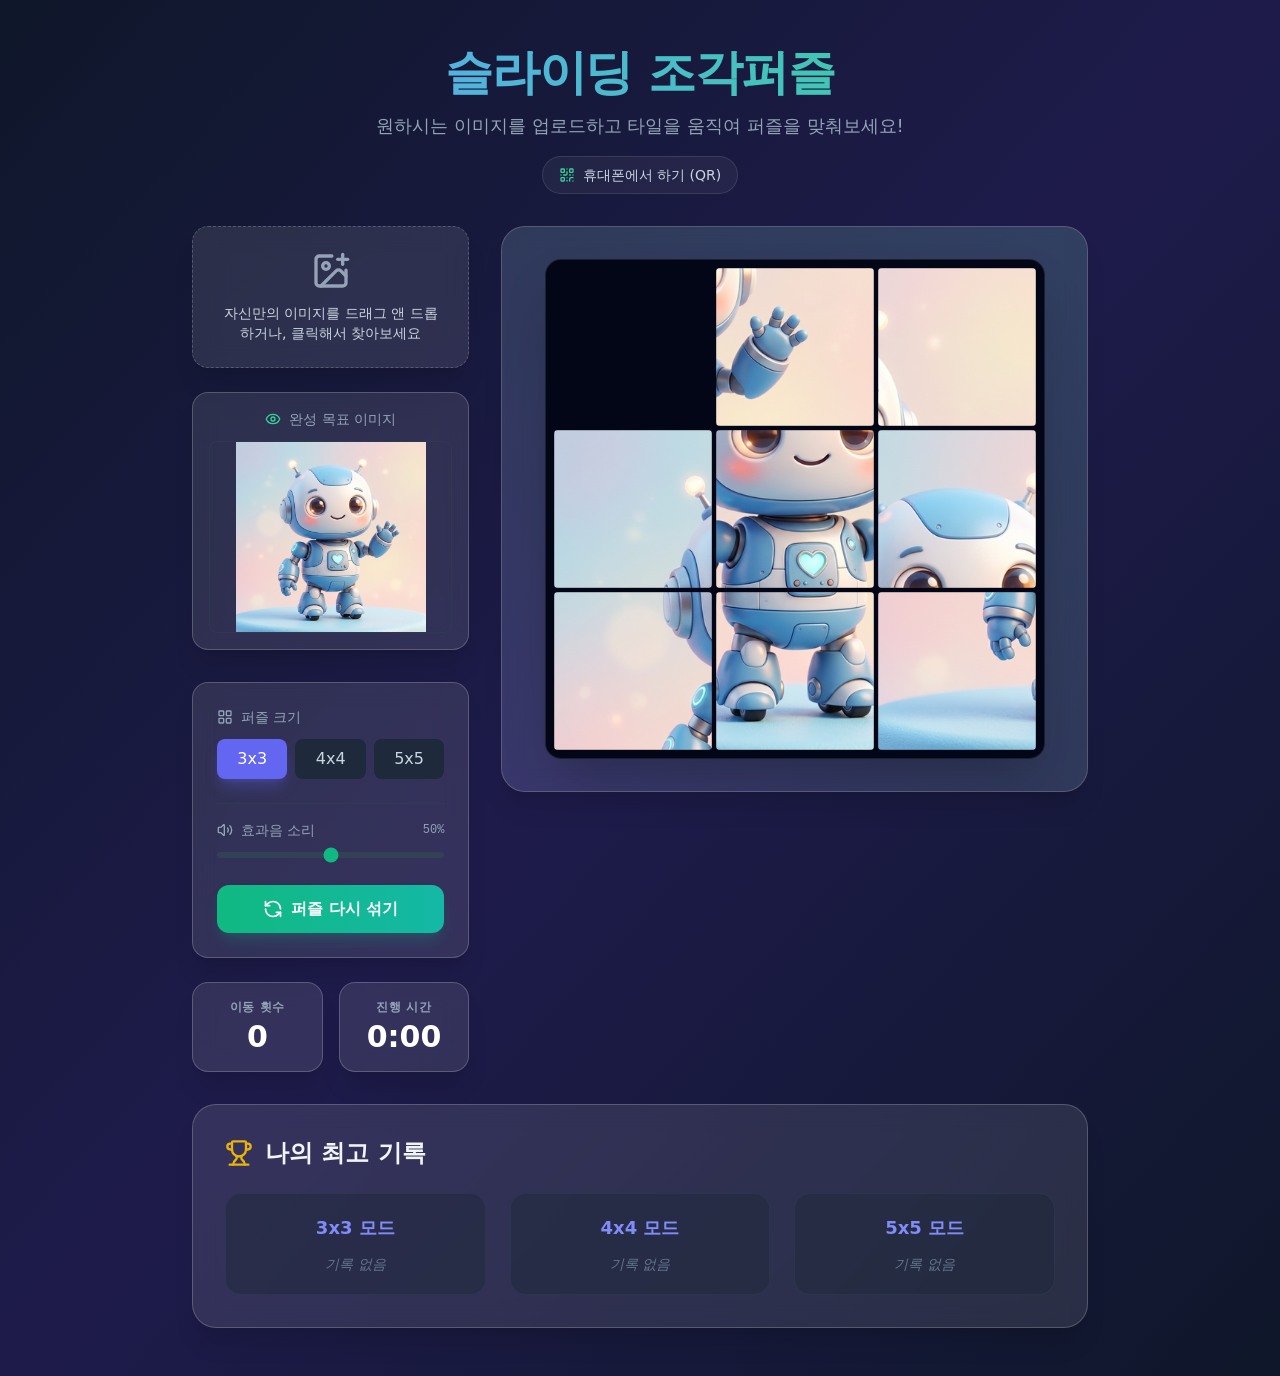
<file: index.html>
<!doctype html>
<html lang="en">
  <head>
    <meta charset="UTF-8" />
    <link rel="icon" type="image/svg+xml" href="./vite.svg" />
    <meta name="viewport" content="width=device-width, initial-scale=1.0" />
    <title>슬라이딩 조각퍼즐</title>
    <script type="module" crossorigin src="./assets/index-Cjv5yPvU.js"></script>
    <link rel="stylesheet" crossorigin href="./assets/index-DFXl44lN.css">
  </head>
  <body>
    <div id="root"></div>
  </body>
</html>
</file>
<file: assets/index-DFXl44lN.css>
*,:before,:after{--tw-border-spacing-x: 0;--tw-border-spacing-y: 0;--tw-translate-x: 0;--tw-translate-y: 0;--tw-rotate: 0;--tw-skew-x: 0;--tw-skew-y: 0;--tw-scale-x: 1;--tw-scale-y: 1;--tw-pan-x: ;--tw-pan-y: ;--tw-pinch-zoom: ;--tw-scroll-snap-strictness: proximity;--tw-gradient-from-position: ;--tw-gradient-via-position: ;--tw-gradient-to-position: ;--tw-ordinal: ;--tw-slashed-zero: ;--tw-numeric-figure: ;--tw-numeric-spacing: ;--tw-numeric-fraction: ;--tw-ring-inset: ;--tw-ring-offset-width: 0px;--tw-ring-offset-color: #fff;--tw-ring-color: rgb(59 130 246 / .5);--tw-ring-offset-shadow: 0 0 #0000;--tw-ring-shadow: 0 0 #0000;--tw-shadow: 0 0 #0000;--tw-shadow-colored: 0 0 #0000;--tw-blur: ;--tw-brightness: ;--tw-contrast: ;--tw-grayscale: ;--tw-hue-rotate: ;--tw-invert: ;--tw-saturate: ;--tw-sepia: ;--tw-drop-shadow: ;--tw-backdrop-blur: ;--tw-backdrop-brightness: ;--tw-backdrop-contrast: ;--tw-backdrop-grayscale: ;--tw-backdrop-hue-rotate: ;--tw-backdrop-invert: ;--tw-backdrop-opacity: ;--tw-backdrop-saturate: ;--tw-backdrop-sepia: ;--tw-contain-size: ;--tw-contain-layout: ;--tw-contain-paint: ;--tw-contain-style: }::backdrop{--tw-border-spacing-x: 0;--tw-border-spacing-y: 0;--tw-translate-x: 0;--tw-translate-y: 0;--tw-rotate: 0;--tw-skew-x: 0;--tw-skew-y: 0;--tw-scale-x: 1;--tw-scale-y: 1;--tw-pan-x: ;--tw-pan-y: ;--tw-pinch-zoom: ;--tw-scroll-snap-strictness: proximity;--tw-gradient-from-position: ;--tw-gradient-via-position: ;--tw-gradient-to-position: ;--tw-ordinal: ;--tw-slashed-zero: ;--tw-numeric-figure: ;--tw-numeric-spacing: ;--tw-numeric-fraction: ;--tw-ring-inset: ;--tw-ring-offset-width: 0px;--tw-ring-offset-color: #fff;--tw-ring-color: rgb(59 130 246 / .5);--tw-ring-offset-shadow: 0 0 #0000;--tw-ring-shadow: 0 0 #0000;--tw-shadow: 0 0 #0000;--tw-shadow-colored: 0 0 #0000;--tw-blur: ;--tw-brightness: ;--tw-contrast: ;--tw-grayscale: ;--tw-hue-rotate: ;--tw-invert: ;--tw-saturate: ;--tw-sepia: ;--tw-drop-shadow: ;--tw-backdrop-blur: ;--tw-backdrop-brightness: ;--tw-backdrop-contrast: ;--tw-backdrop-grayscale: ;--tw-backdrop-hue-rotate: ;--tw-backdrop-invert: ;--tw-backdrop-opacity: ;--tw-backdrop-saturate: ;--tw-backdrop-sepia: ;--tw-contain-size: ;--tw-contain-layout: ;--tw-contain-paint: ;--tw-contain-style: }*,:before,:after{box-sizing:border-box;border-width:0;border-style:solid;border-color:#e5e7eb}:before,:after{--tw-content: ""}html,:host{line-height:1.5;-webkit-text-size-adjust:100%;-moz-tab-size:4;-o-tab-size:4;tab-size:4;font-family:ui-sans-serif,system-ui,sans-serif,"Apple Color Emoji","Segoe UI Emoji",Segoe UI Symbol,"Noto Color Emoji";font-feature-settings:normal;font-variation-settings:normal;-webkit-tap-highlight-color:transparent}body{margin:0;line-height:inherit}hr{height:0;color:inherit;border-top-width:1px}abbr:where([title]){-webkit-text-decoration:underline dotted;text-decoration:underline dotted}h1,h2,h3,h4,h5,h6{font-size:inherit;font-weight:inherit}a{color:inherit;text-decoration:inherit}b,strong{font-weight:bolder}code,kbd,samp,pre{font-family:ui-monospace,SFMono-Regular,Menlo,Monaco,Consolas,Liberation Mono,Courier New,monospace;font-feature-settings:normal;font-variation-settings:normal;font-size:1em}small{font-size:80%}sub,sup{font-size:75%;line-height:0;position:relative;vertical-align:baseline}sub{bottom:-.25em}sup{top:-.5em}table{text-indent:0;border-color:inherit;border-collapse:collapse}button,input,optgroup,select,textarea{font-family:inherit;font-feature-settings:inherit;font-variation-settings:inherit;font-size:100%;font-weight:inherit;line-height:inherit;letter-spacing:inherit;color:inherit;margin:0;padding:0}button,select{text-transform:none}button,input:where([type=button]),input:where([type=reset]),input:where([type=submit]){-webkit-appearance:button;background-color:transparent;background-image:none}:-moz-focusring{outline:auto}:-moz-ui-invalid{box-shadow:none}progress{vertical-align:baseline}::-webkit-inner-spin-button,::-webkit-outer-spin-button{height:auto}[type=search]{-webkit-appearance:textfield;outline-offset:-2px}::-webkit-search-decoration{-webkit-appearance:none}::-webkit-file-upload-button{-webkit-appearance:button;font:inherit}summary{display:list-item}blockquote,dl,dd,h1,h2,h3,h4,h5,h6,hr,figure,p,pre{margin:0}fieldset{margin:0;padding:0}legend{padding:0}ol,ul,menu{list-style:none;margin:0;padding:0}dialog{padding:0}textarea{resize:vertical}input::-moz-placeholder,textarea::-moz-placeholder{opacity:1;color:#9ca3af}input::placeholder,textarea::placeholder{opacity:1;color:#9ca3af}button,[role=button]{cursor:pointer}:disabled{cursor:default}img,svg,video,canvas,audio,iframe,embed,object{display:block;vertical-align:middle}img,video{max-width:100%;height:auto}[hidden]:where(:not([hidden=until-found])){display:none}body{min-height:100vh;--tw-bg-opacity: 1;background-color:rgb(15 23 42 / var(--tw-bg-opacity, 1));font-family:ui-sans-serif,system-ui,sans-serif,"Apple Color Emoji","Segoe UI Emoji",Segoe UI Symbol,"Noto Color Emoji";--tw-text-opacity: 1;color:rgb(241 245 249 / var(--tw-text-opacity, 1));-webkit-font-smoothing:antialiased;-moz-osx-font-smoothing:grayscale}.pointer-events-none{pointer-events:none}.fixed{position:fixed}.absolute{position:absolute}.relative{position:relative}.inset-0{inset:0}.right-4{right:1rem}.right-full{right:100%}.top-0{top:0}.top-4{top:1rem}.z-10{z-index:10}.z-50{z-index:50}.z-\[100\]{z-index:100}.order-1{order:1}.order-2{order:2}.order-3{order:3}.order-4{order:4}.mx-auto{margin-left:auto;margin-right:auto}.mb-1{margin-bottom:.25rem}.mb-2{margin-bottom:.5rem}.mb-3{margin-bottom:.75rem}.mb-4{margin-bottom:1rem}.mb-6{margin-bottom:1.5rem}.mr-4{margin-right:1rem}.flex{display:flex}.grid{display:grid}.h-1\.5{height:.375rem}.h-10{height:2.5rem}.h-16{height:4rem}.h-4{height:1rem}.h-48{height:12rem}.h-5{height:1.25rem}.h-6{height:1.5rem}.h-64{height:16rem}.h-7{height:1.75rem}.h-8{height:2rem}.h-auto{height:auto}.h-full{height:100%}.max-h-48{max-height:12rem}.min-h-\[500px\]{min-height:500px}.min-h-screen{min-height:100vh}.w-10{width:2.5rem}.w-16{width:4rem}.w-4{width:1rem}.w-48{width:12rem}.w-5{width:1.25rem}.w-6{width:1.5rem}.w-64{width:16rem}.w-7{width:1.75rem}.w-8{width:2rem}.w-full{width:100%}.max-w-4xl{max-width:56rem}.max-w-\[5rem\]{max-width:5rem}.max-w-sm{max-width:24rem}.cursor-default{cursor:default}.cursor-pointer{cursor:pointer}.select-none{-webkit-user-select:none;-moz-user-select:none;user-select:none}.appearance-none{-webkit-appearance:none;-moz-appearance:none;appearance:none}.grid-cols-1{grid-template-columns:repeat(1,minmax(0,1fr))}.grid-cols-2{grid-template-columns:repeat(2,minmax(0,1fr))}.grid-cols-3{grid-template-columns:repeat(3,minmax(0,1fr))}.flex-col{flex-direction:column}.items-start{align-items:flex-start}.items-center{align-items:center}.justify-center{justify-content:center}.justify-between{justify-content:space-between}.gap-2{gap:.5rem}.gap-3{gap:.75rem}.gap-4{gap:1rem}.gap-6{gap:1.5rem}.gap-8{gap:2rem}.space-y-1>:not([hidden])~:not([hidden]){--tw-space-y-reverse: 0;margin-top:calc(.25rem * calc(1 - var(--tw-space-y-reverse)));margin-bottom:calc(.25rem * var(--tw-space-y-reverse))}.space-y-3>:not([hidden])~:not([hidden]){--tw-space-y-reverse: 0;margin-top:calc(.75rem * calc(1 - var(--tw-space-y-reverse)));margin-bottom:calc(.75rem * var(--tw-space-y-reverse))}.space-y-4>:not([hidden])~:not([hidden]){--tw-space-y-reverse: 0;margin-top:calc(1rem * calc(1 - var(--tw-space-y-reverse)));margin-bottom:calc(1rem * var(--tw-space-y-reverse))}.space-y-6>:not([hidden])~:not([hidden]){--tw-space-y-reverse: 0;margin-top:calc(1.5rem * calc(1 - var(--tw-space-y-reverse)));margin-bottom:calc(1.5rem * var(--tw-space-y-reverse))}.space-y-8>:not([hidden])~:not([hidden]){--tw-space-y-reverse: 0;margin-top:calc(2rem * calc(1 - var(--tw-space-y-reverse)));margin-bottom:calc(2rem * var(--tw-space-y-reverse))}.overflow-hidden{overflow:hidden}.truncate{overflow:hidden;text-overflow:ellipsis;white-space:nowrap}.break-keep{word-break:keep-all}.rounded-2xl{border-radius:1rem}.rounded-3xl{border-radius:1.5rem}.rounded-\[4px\]{border-radius:4px}.rounded-full{border-radius:9999px}.rounded-lg{border-radius:.5rem}.rounded-xl{border-radius:.75rem}.border{border-width:1px}.border-2{border-width:2px}.border-t{border-top-width:1px}.border-dashed{border-style:dashed}.border-black\/20{border-color:#0003}.border-emerald-400{--tw-border-opacity: 1;border-color:rgb(52 211 153 / var(--tw-border-opacity, 1))}.border-slate-700{--tw-border-opacity: 1;border-color:rgb(51 65 85 / var(--tw-border-opacity, 1))}.border-slate-700\/50{border-color:#33415580}.border-white\/10{border-color:#ffffff1a}.bg-emerald-500\/10{background-color:#10b9811a}.bg-emerald-500\/20{background-color:#10b98133}.bg-indigo-500{--tw-bg-opacity: 1;background-color:rgb(99 102 241 / var(--tw-bg-opacity, 1))}.bg-slate-700{--tw-bg-opacity: 1;background-color:rgb(51 65 85 / var(--tw-bg-opacity, 1))}.bg-slate-800{--tw-bg-opacity: 1;background-color:rgb(30 41 59 / var(--tw-bg-opacity, 1))}.bg-slate-800\/50{background-color:#1e293b80}.bg-slate-900{--tw-bg-opacity: 1;background-color:rgb(15 23 42 / var(--tw-bg-opacity, 1))}.bg-slate-900\/60{background-color:#0f172a99}.bg-slate-950{--tw-bg-opacity: 1;background-color:rgb(2 6 23 / var(--tw-bg-opacity, 1))}.bg-slate-950\/80{background-color:#020617cc}.bg-white{--tw-bg-opacity: 1;background-color:rgb(255 255 255 / var(--tw-bg-opacity, 1))}.bg-white\/5{background-color:#ffffff0d}.bg-gradient-to-br{background-image:linear-gradient(to bottom right,var(--tw-gradient-stops))}.bg-gradient-to-r{background-image:linear-gradient(to right,var(--tw-gradient-stops))}.bg-gradient-to-tr{background-image:linear-gradient(to top right,var(--tw-gradient-stops))}.from-blue-400{--tw-gradient-from: #60a5fa var(--tw-gradient-from-position);--tw-gradient-to: rgb(96 165 250 / 0) var(--tw-gradient-to-position);--tw-gradient-stops: var(--tw-gradient-from), var(--tw-gradient-to)}.from-emerald-400{--tw-gradient-from: #34d399 var(--tw-gradient-from-position);--tw-gradient-to: rgb(52 211 153 / 0) var(--tw-gradient-to-position);--tw-gradient-stops: var(--tw-gradient-from), var(--tw-gradient-to)}.from-emerald-500{--tw-gradient-from: #10b981 var(--tw-gradient-from-position);--tw-gradient-to: rgb(16 185 129 / 0) var(--tw-gradient-to-position);--tw-gradient-stops: var(--tw-gradient-from), var(--tw-gradient-to)}.from-indigo-500\/10{--tw-gradient-from: rgb(99 102 241 / .1) var(--tw-gradient-from-position);--tw-gradient-to: rgb(99 102 241 / 0) var(--tw-gradient-to-position);--tw-gradient-stops: var(--tw-gradient-from), var(--tw-gradient-to)}.from-slate-900{--tw-gradient-from: #0f172a var(--tw-gradient-from-position);--tw-gradient-to: rgb(15 23 42 / 0) var(--tw-gradient-to-position);--tw-gradient-stops: var(--tw-gradient-from), var(--tw-gradient-to)}.via-indigo-950{--tw-gradient-to: rgb(30 27 75 / 0) var(--tw-gradient-to-position);--tw-gradient-stops: var(--tw-gradient-from), #1e1b4b var(--tw-gradient-via-position), var(--tw-gradient-to)}.to-emerald-400{--tw-gradient-to: #34d399 var(--tw-gradient-to-position)}.to-emerald-500\/10{--tw-gradient-to: rgb(16 185 129 / .1) var(--tw-gradient-to-position)}.to-slate-900{--tw-gradient-to: #0f172a var(--tw-gradient-to-position)}.to-teal-400{--tw-gradient-to: #2dd4bf var(--tw-gradient-to-position)}.to-teal-500{--tw-gradient-to: #14b8a6 var(--tw-gradient-to-position)}.bg-clip-text{-webkit-background-clip:text;background-clip:text}.object-contain{-o-object-fit:contain;object-fit:contain}.object-cover{-o-object-fit:cover;object-fit:cover}.p-2{padding:.5rem}.p-4{padding:1rem}.p-5{padding:1.25rem}.p-6{padding:1.5rem}.p-8{padding:2rem}.px-2{padding-left:.5rem;padding-right:.5rem}.px-4{padding-left:1rem;padding-right:1rem}.py-12{padding-top:3rem;padding-bottom:3rem}.py-2{padding-top:.5rem;padding-bottom:.5rem}.py-3{padding-top:.75rem;padding-bottom:.75rem}.pt-4{padding-top:1rem}.text-center{text-align:center}.font-mono{font-family:ui-monospace,SFMono-Regular,Menlo,Monaco,Consolas,Liberation Mono,Courier New,monospace}.text-2xl{font-size:1.5rem;line-height:2rem}.text-3xl{font-size:1.875rem;line-height:2.25rem}.text-4xl{font-size:2.25rem;line-height:2.5rem}.text-5xl{font-size:3rem;line-height:1}.text-lg{font-size:1.125rem;line-height:1.75rem}.text-sm{font-size:.875rem;line-height:1.25rem}.text-xl{font-size:1.25rem;line-height:1.75rem}.text-xs{font-size:.75rem;line-height:1rem}.font-bold{font-weight:700}.font-extrabold{font-weight:800}.font-medium{font-weight:500}.font-semibold{font-weight:600}.uppercase{text-transform:uppercase}.italic{font-style:italic}.tabular-nums{--tw-numeric-spacing: tabular-nums;font-variant-numeric:var(--tw-ordinal) var(--tw-slashed-zero) var(--tw-numeric-figure) var(--tw-numeric-spacing) var(--tw-numeric-fraction)}.tracking-tight{letter-spacing:-.025em}.tracking-wider{letter-spacing:.05em}.text-emerald-400{--tw-text-opacity: 1;color:rgb(52 211 153 / var(--tw-text-opacity, 1))}.text-indigo-400{--tw-text-opacity: 1;color:rgb(129 140 248 / var(--tw-text-opacity, 1))}.text-slate-100{--tw-text-opacity: 1;color:rgb(241 245 249 / var(--tw-text-opacity, 1))}.text-slate-300{--tw-text-opacity: 1;color:rgb(203 213 225 / var(--tw-text-opacity, 1))}.text-slate-400{--tw-text-opacity: 1;color:rgb(148 163 184 / var(--tw-text-opacity, 1))}.text-slate-500{--tw-text-opacity: 1;color:rgb(100 116 139 / var(--tw-text-opacity, 1))}.text-transparent{color:transparent}.text-white{--tw-text-opacity: 1;color:rgb(255 255 255 / var(--tw-text-opacity, 1))}.text-yellow-500{--tw-text-opacity: 1;color:rgb(234 179 8 / var(--tw-text-opacity, 1))}.accent-emerald-500{accent-color:#10b981}.opacity-0{opacity:0}.shadow-2xl{--tw-shadow: 0 25px 50px -12px rgb(0 0 0 / .25);--tw-shadow-colored: 0 25px 50px -12px var(--tw-shadow-color);box-shadow:var(--tw-ring-offset-shadow, 0 0 #0000),var(--tw-ring-shadow, 0 0 #0000),var(--tw-shadow)}.shadow-\[inset_0_1px_1px_rgba\(255\,255\,255\,0\.2\)\]{--tw-shadow: inset 0 1px 1px rgba(255,255,255,.2);--tw-shadow-colored: inset 0 1px 1px var(--tw-shadow-color);box-shadow:var(--tw-ring-offset-shadow, 0 0 #0000),var(--tw-ring-shadow, 0 0 #0000),var(--tw-shadow)}.shadow-inner{--tw-shadow: inset 0 2px 4px 0 rgb(0 0 0 / .05);--tw-shadow-colored: inset 0 2px 4px 0 var(--tw-shadow-color);box-shadow:var(--tw-ring-offset-shadow, 0 0 #0000),var(--tw-ring-shadow, 0 0 #0000),var(--tw-shadow)}.shadow-lg{--tw-shadow: 0 10px 15px -3px rgb(0 0 0 / .1), 0 4px 6px -4px rgb(0 0 0 / .1);--tw-shadow-colored: 0 10px 15px -3px var(--tw-shadow-color), 0 4px 6px -4px var(--tw-shadow-color);box-shadow:var(--tw-ring-offset-shadow, 0 0 #0000),var(--tw-ring-shadow, 0 0 #0000),var(--tw-shadow)}.shadow-emerald-500\/20{--tw-shadow-color: rgb(16 185 129 / .2);--tw-shadow: var(--tw-shadow-colored)}.shadow-indigo-500\/30{--tw-shadow-color: rgb(99 102 241 / .3);--tw-shadow: var(--tw-shadow-colored)}.ring-4{--tw-ring-offset-shadow: var(--tw-ring-inset) 0 0 0 var(--tw-ring-offset-width) var(--tw-ring-offset-color);--tw-ring-shadow: var(--tw-ring-inset) 0 0 0 calc(4px + var(--tw-ring-offset-width)) var(--tw-ring-color);box-shadow:var(--tw-ring-offset-shadow),var(--tw-ring-shadow),var(--tw-shadow, 0 0 #0000)}.ring-emerald-400\/50{--tw-ring-color: rgb(52 211 153 / .5)}.filter{filter:var(--tw-blur) var(--tw-brightness) var(--tw-contrast) var(--tw-grayscale) var(--tw-hue-rotate) var(--tw-invert) var(--tw-saturate) var(--tw-sepia) var(--tw-drop-shadow)}.backdrop-blur-md{--tw-backdrop-blur: blur(12px);-webkit-backdrop-filter:var(--tw-backdrop-blur) var(--tw-backdrop-brightness) var(--tw-backdrop-contrast) var(--tw-backdrop-grayscale) var(--tw-backdrop-hue-rotate) var(--tw-backdrop-invert) var(--tw-backdrop-opacity) var(--tw-backdrop-saturate) var(--tw-backdrop-sepia);backdrop-filter:var(--tw-backdrop-blur) var(--tw-backdrop-brightness) var(--tw-backdrop-contrast) var(--tw-backdrop-grayscale) var(--tw-backdrop-hue-rotate) var(--tw-backdrop-invert) var(--tw-backdrop-opacity) var(--tw-backdrop-saturate) var(--tw-backdrop-sepia)}.backdrop-blur-sm{--tw-backdrop-blur: blur(4px);-webkit-backdrop-filter:var(--tw-backdrop-blur) var(--tw-backdrop-brightness) var(--tw-backdrop-contrast) var(--tw-backdrop-grayscale) var(--tw-backdrop-hue-rotate) var(--tw-backdrop-invert) var(--tw-backdrop-opacity) var(--tw-backdrop-saturate) var(--tw-backdrop-sepia);backdrop-filter:var(--tw-backdrop-blur) var(--tw-backdrop-brightness) var(--tw-backdrop-contrast) var(--tw-backdrop-grayscale) var(--tw-backdrop-hue-rotate) var(--tw-backdrop-invert) var(--tw-backdrop-opacity) var(--tw-backdrop-saturate) var(--tw-backdrop-sepia)}.backdrop-blur-xl{--tw-backdrop-blur: blur(24px);-webkit-backdrop-filter:var(--tw-backdrop-blur) var(--tw-backdrop-brightness) var(--tw-backdrop-contrast) var(--tw-backdrop-grayscale) var(--tw-backdrop-hue-rotate) var(--tw-backdrop-invert) var(--tw-backdrop-opacity) var(--tw-backdrop-saturate) var(--tw-backdrop-sepia);backdrop-filter:var(--tw-backdrop-blur) var(--tw-backdrop-brightness) var(--tw-backdrop-contrast) var(--tw-backdrop-grayscale) var(--tw-backdrop-hue-rotate) var(--tw-backdrop-invert) var(--tw-backdrop-opacity) var(--tw-backdrop-saturate) var(--tw-backdrop-sepia)}.transition-all{transition-property:all;transition-timing-function:cubic-bezier(.4,0,.2,1);transition-duration:.15s}.transition-colors{transition-property:color,background-color,border-color,text-decoration-color,fill,stroke;transition-timing-function:cubic-bezier(.4,0,.2,1);transition-duration:.15s}.transition-opacity{transition-property:opacity;transition-timing-function:cubic-bezier(.4,0,.2,1);transition-duration:.15s}.transition-transform{transition-property:transform;transition-timing-function:cubic-bezier(.4,0,.2,1);transition-duration:.15s}.duration-200{transition-duration:.2s}.duration-300{transition-duration:.3s}.duration-500{transition-duration:.5s}.ease-in-out{transition-timing-function:cubic-bezier(.4,0,.2,1)}.glass-panel{border-width:1px;border-color:#fff3;background-color:#ffffff1a;--tw-shadow: 0 20px 25px -5px rgb(0 0 0 / .1), 0 8px 10px -6px rgb(0 0 0 / .1);--tw-shadow-colored: 0 20px 25px -5px var(--tw-shadow-color), 0 8px 10px -6px var(--tw-shadow-color);box-shadow:var(--tw-ring-offset-shadow, 0 0 #0000),var(--tw-ring-shadow, 0 0 #0000),var(--tw-shadow);--tw-backdrop-blur: blur(12px);-webkit-backdrop-filter:var(--tw-backdrop-blur) var(--tw-backdrop-brightness) var(--tw-backdrop-contrast) var(--tw-backdrop-grayscale) var(--tw-backdrop-hue-rotate) var(--tw-backdrop-invert) var(--tw-backdrop-opacity) var(--tw-backdrop-saturate) var(--tw-backdrop-sepia);backdrop-filter:var(--tw-backdrop-blur) var(--tw-backdrop-brightness) var(--tw-backdrop-contrast) var(--tw-backdrop-grayscale) var(--tw-backdrop-hue-rotate) var(--tw-backdrop-invert) var(--tw-backdrop-opacity) var(--tw-backdrop-saturate) var(--tw-backdrop-sepia)}.hover\:scale-105:hover{--tw-scale-x: 1.05;--tw-scale-y: 1.05;transform:translate(var(--tw-translate-x),var(--tw-translate-y)) rotate(var(--tw-rotate)) skew(var(--tw-skew-x)) skewY(var(--tw-skew-y)) scaleX(var(--tw-scale-x)) scaleY(var(--tw-scale-y))}.hover\:border-slate-500:hover{--tw-border-opacity: 1;border-color:rgb(100 116 139 / var(--tw-border-opacity, 1))}.hover\:bg-slate-700:hover{--tw-bg-opacity: 1;background-color:rgb(51 65 85 / var(--tw-bg-opacity, 1))}.hover\:bg-white\/10:hover{background-color:#ffffff1a}.hover\:bg-white\/5:hover{background-color:#ffffff0d}.hover\:from-emerald-400:hover{--tw-gradient-from: #34d399 var(--tw-gradient-from-position);--tw-gradient-to: rgb(52 211 153 / 0) var(--tw-gradient-to-position);--tw-gradient-stops: var(--tw-gradient-from), var(--tw-gradient-to)}.hover\:to-teal-400:hover{--tw-gradient-to: #2dd4bf var(--tw-gradient-to-position)}.hover\:text-white:hover{--tw-text-opacity: 1;color:rgb(255 255 255 / var(--tw-text-opacity, 1))}.hover\:brightness-110:hover{--tw-brightness: brightness(1.1);filter:var(--tw-blur) var(--tw-brightness) var(--tw-contrast) var(--tw-grayscale) var(--tw-hue-rotate) var(--tw-invert) var(--tw-saturate) var(--tw-sepia) var(--tw-drop-shadow)}.active\:scale-95:active{--tw-scale-x: .95;--tw-scale-y: .95;transform:translate(var(--tw-translate-x),var(--tw-translate-y)) rotate(var(--tw-rotate)) skew(var(--tw-skew-x)) skewY(var(--tw-skew-y)) scaleX(var(--tw-scale-x)) scaleY(var(--tw-scale-y))}.group:hover .group-hover\:opacity-100,.group:active .group-active\:opacity-100{opacity:1}@media(min-width:768px){.md\:grid-cols-3{grid-template-columns:repeat(3,minmax(0,1fr))}.md\:text-5xl{font-size:3rem;line-height:1}.md\:text-lg{font-size:1.125rem;line-height:1.75rem}}@media(min-width:1024px){.lg\:col-span-1{grid-column:span 1 / span 1}.lg\:col-span-2{grid-column:span 2 / span 2}.lg\:col-span-3{grid-column:span 3 / span 3}.lg\:col-start-1{grid-column-start:1}.lg\:col-start-2{grid-column-start:2}.lg\:row-span-2{grid-row:span 2 / span 2}.lg\:row-start-1{grid-row-start:1}.lg\:row-start-2{grid-row-start:2}.lg\:row-start-3{grid-row-start:3}.lg\:grid-cols-3{grid-template-columns:repeat(3,minmax(0,1fr))}}
</file>
